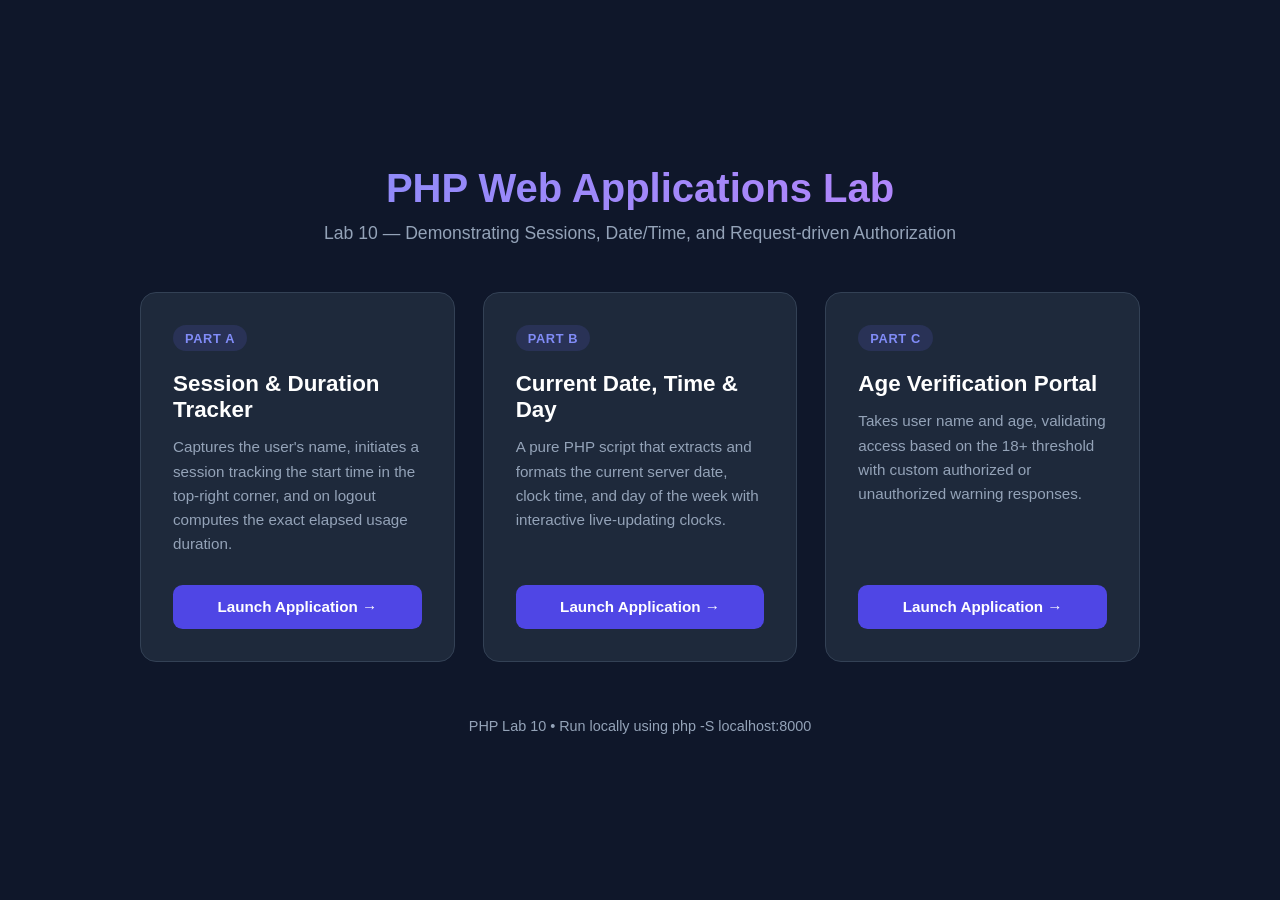
<file: index.html>
<!DOCTYPE html>
<html lang="en">
<head>
    <meta charset="UTF-8">
    <meta name="viewport" content="width=device-width, initial-scale=1.0">
    <title>Lab 10: PHP Web Applications</title>
    <style>
        :root {
            --primary: #4f46e5;
            --primary-hover: #4338ca;
            --bg: #0f172a;
            --card-bg: #1e293b;
            --card-border: #334155;
            --text-main: #f8fafc;
            --text-muted: #94a3b8;
        }

        * {
            margin: 0;
            padding: 0;
            box-sizing: border-box;
            font-family: -apple-system, BlinkMacSystemFont, "Segoe UI", Roboto, "Helvetica Neue", Arial, sans-serif;
        }

        body {
            background-color: var(--bg);
            color: var(--text-main);
            min-height: 100vh;
            display: flex;
            flex-direction: column;
            align-items: center;
            justify-content: center;
            padding: 2rem 1rem;
        }

        .container {
            max-width: 1000px;
            width: 100%;
        }

        header {
            text-align: center;
            margin-bottom: 3rem;
        }

        header h1 {
            font-size: 2.5rem;
            font-weight: 800;
            background: linear-gradient(135deg, #818cf8 0%, #c084fc 100%);
            -webkit-background-clip: text;
            -webkit-text-fill-color: transparent;
            margin-bottom: 0.75rem;
        }

        header p {
            color: var(--text-muted);
            font-size: 1.1rem;
        }

        .grid {
            display: grid;
            grid-template-columns: repeat(auto-fit, minmax(290px, 1fr));
            gap: 1.75rem;
        }

        .app-card {
            background-color: var(--card-bg);
            border: 1px solid var(--card-border);
            border-radius: 1rem;
            padding: 2rem;
            display: flex;
            flex-direction: column;
            justify-content: space-between;
            transition: transform 0.25s ease, border-color 0.25s ease, box-shadow 0.25s ease;
        }

        .app-card:hover {
            transform: translateY(-5px);
            border-color: #6366f1;
            box-shadow: 0 12px 30px -10px rgba(99, 102, 241, 0.3);
        }

        .badge {
            display: inline-block;
            background-color: rgba(99, 102, 241, 0.15);
            color: #818cf8;
            font-size: 0.8rem;
            font-weight: 700;
            text-transform: uppercase;
            letter-spacing: 0.05em;
            padding: 0.35rem 0.75rem;
            border-radius: 9999px;
            margin-bottom: 1.25rem;
            align-self: flex-start;
        }

        .app-card h2 {
            font-size: 1.4rem;
            font-weight: 700;
            margin-bottom: 0.75rem;
            color: #fff;
        }

        .app-card p {
            color: var(--text-muted);
            font-size: 0.95rem;
            line-height: 1.6;
            margin-bottom: 1.75rem;
            flex-grow: 1;
        }

        .btn {
            display: inline-flex;
            align-items: center;
            justify-content: center;
            gap: 0.5rem;
            background-color: var(--primary);
            color: #fff;
            text-decoration: none;
            padding: 0.85rem 1.5rem;
            border-radius: 0.6rem;
            font-weight: 600;
            font-size: 0.95rem;
            transition: background-color 0.2s ease, transform 0.1s ease;
        }

        .btn:hover {
            background-color: var(--primary-hover);
        }

        .btn:active {
            transform: scale(0.98);
        }

        footer {
            margin-top: 3.5rem;
            text-align: center;
            color: var(--text-muted);
            font-size: 0.9rem;
        }
    </style>
</head>
<body>
    <div class="container">
        <header>
            <h1>PHP Web Applications Lab</h1>
            <p>Lab 10 — Demonstrating Sessions, Date/Time, and Request-driven Authorization</p>
        </header>

        <div class="grid">
            <!-- Part A -->
            <div class="app-card">
                <div>
                    <span class="badge">Part A</span>
                    <h2>Session & Duration Tracker</h2>
                    <p>Captures the user's name, initiates a session tracking the start time in the top-right corner, and on logout computes the exact elapsed usage duration.</p>
                </div>
                <a href="part_a/index.html" class="btn">Launch Application &rarr;</a>
            </div>

            <!-- Part B -->
            <div class="app-card">
                <div>
                    <span class="badge">Part B</span>
                    <h2>Current Date, Time & Day</h2>
                    <p>A pure PHP script that extracts and formats the current server date, clock time, and day of the week with interactive live-updating clocks.</p>
                </div>
                <a href="part_b/index.php" class="btn">Launch Application &rarr;</a>
            </div>

            <!-- Part C -->
            <div class="app-card">
                <div>
                    <span class="badge">Part C</span>
                    <h2>Age Verification Portal</h2>
                    <p>Takes user name and age, validating access based on the 18+ threshold with custom authorized or unauthorized warning responses.</p>
                </div>
                <a href="part_c/index.html" class="btn">Launch Application &rarr;</a>
            </div>
        </div>

        <footer>
            <p>PHP Lab 10 &bull; Run locally using <code>php -S localhost:8000</code></p>
        </footer>
    </div>
</body>
</html>
</file>
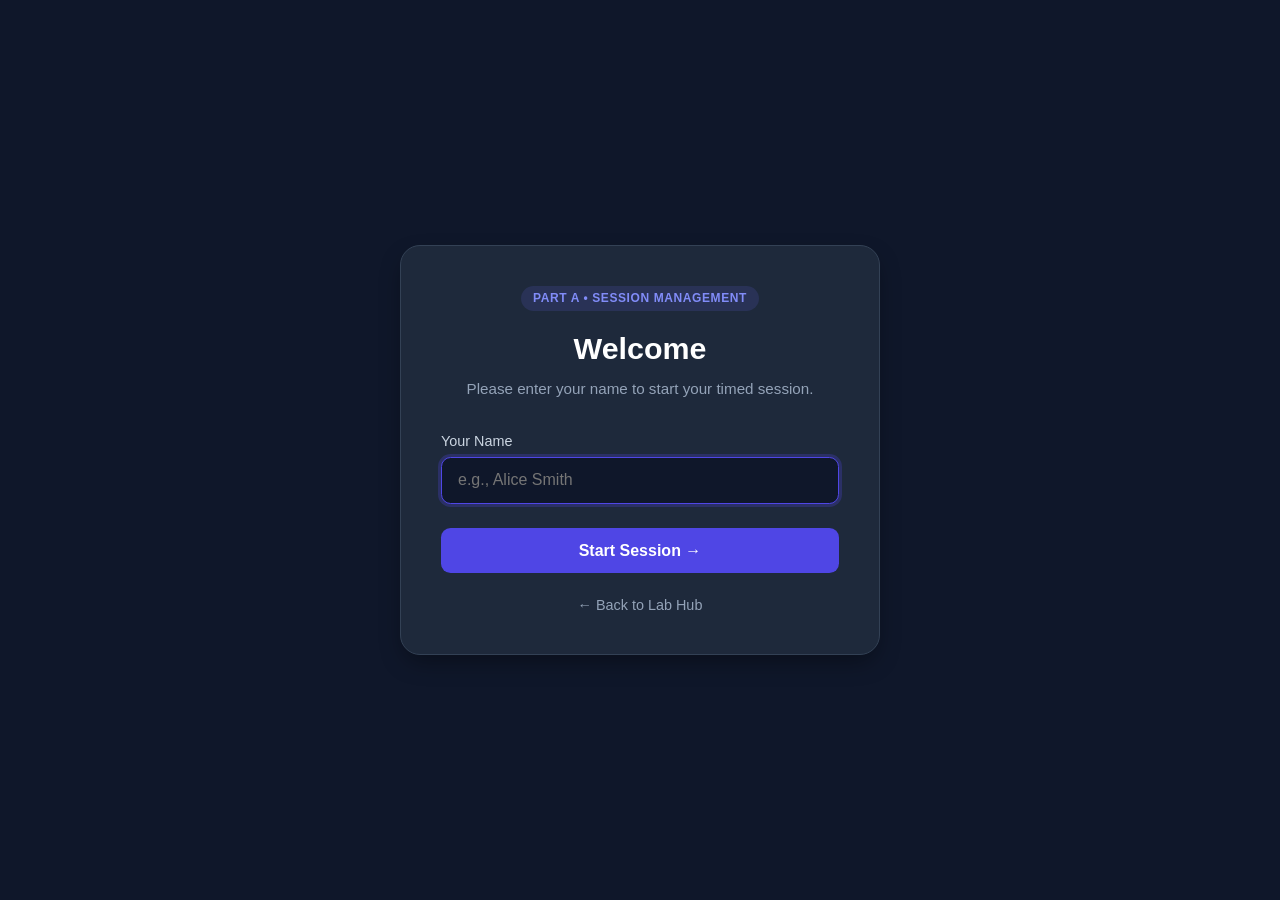
<file: part_a/index.html>
<!DOCTYPE html>
<html lang="en">
<head>
    <meta charset="UTF-8">
    <meta name="viewport" content="width=device-width, initial-scale=1.0">
    <title>Part A: Enter Name - Session Tracker</title>
    <link rel="stylesheet" href="style.css">
</head>
<body>
    <div class="card">
        <span class="badge">Part A &bull; Session Management</span>
        <h1>Welcome</h1>
        <p class="subtitle">Please enter your name to start your timed session.</p>

        <form action="hello.php" method="POST">
            <div class="form-group">
                <label for="name">Your Name</label>
                <input 
                    type="text" 
                    id="name" 
                    name="name" 
                    placeholder="e.g., Alice Smith" 
                    required 
                    autocomplete="name"
                    autofocus
                >
            </div>
            <button type="submit" class="btn">Start Session &rarr;</button>
        </form>

        <a href="../index.html" class="back-link">&larr; Back to Lab Hub</a>
    </div>
</body>
</html>
</file>
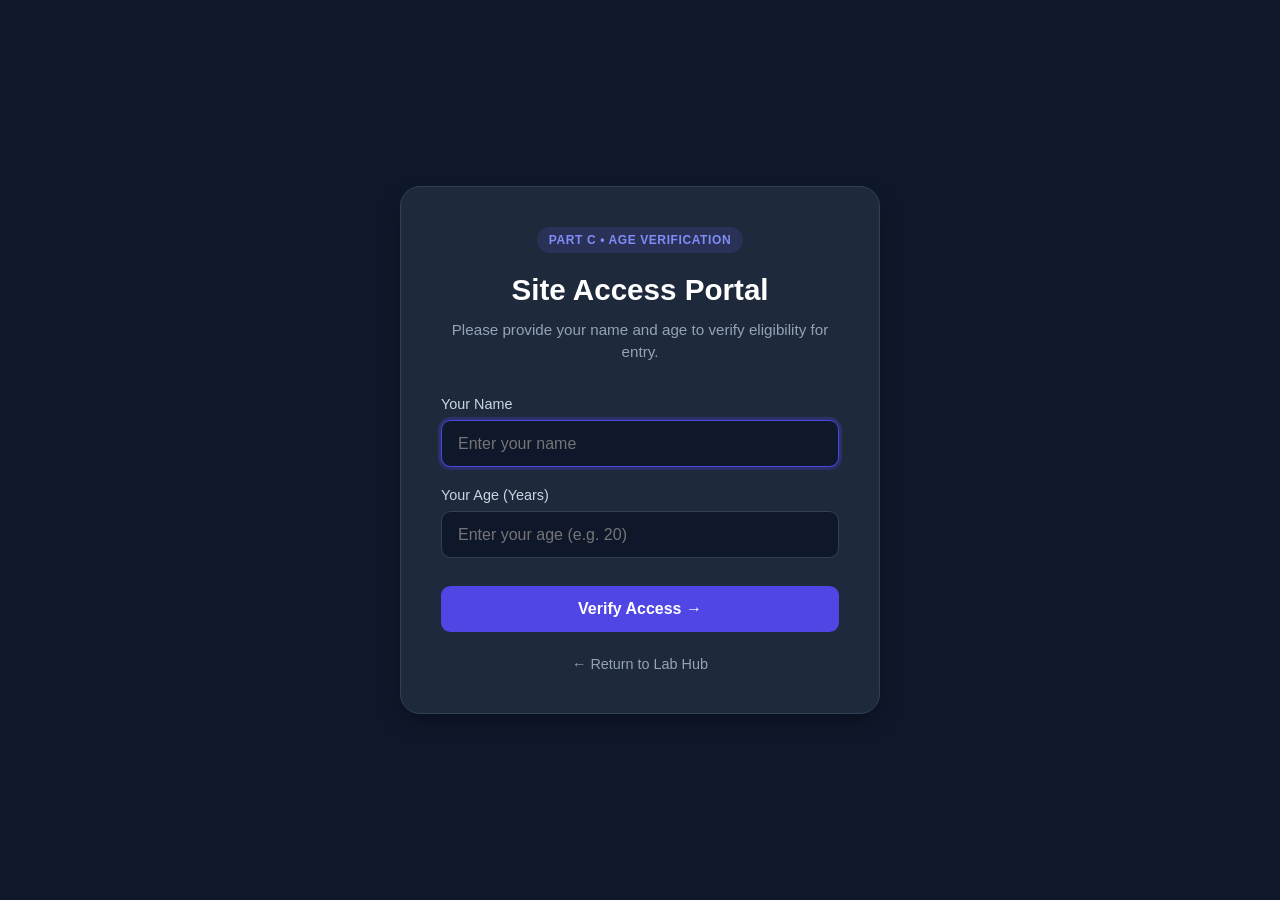
<file: part_c/index.html>
<!DOCTYPE html>
<html lang="en">
<head>
    <meta charset="UTF-8">
    <meta name="viewport" content="width=device-width, initial-scale=1.0">
    <title>Part C: Age Verification</title>
    <link rel="stylesheet" href="style.css">
</head>
<body>
    <div class="card">
        <span class="badge">Part C &bull; Age Verification</span>
        <h1>Site Access Portal</h1>
        <p class="subtitle">Please provide your name and age to verify eligibility for entry.</p>

        <form action="verify.php" method="POST">
            <div class="form-group">
                <label for="name">Your Name</label>
                <input 
                    type="text" 
                    id="name" 
                    name="name" 
                    placeholder="Enter your name" 
                    required 
                    autocomplete="name"
                    autofocus
                >
            </div>

            <div class="form-group">
                <label for="age">Your Age (Years)</label>
                <input 
                    type="number" 
                    id="age" 
                    name="age" 
                    min="1" 
                    max="125" 
                    placeholder="Enter your age (e.g. 20)" 
                    required
                >
            </div>

            <button type="submit" class="btn">Verify Access &rarr;</button>
        </form>

        <a href="../index.html" class="back-link">&larr; Return to Lab Hub</a>
    </div>
</body>
</html>
</file>
<file: part_a/style.css>
:root {
    --primary: #4f46e5;
    --primary-hover: #4338ca;
    --danger: #ef4444;
    --danger-hover: #dc2626;
    --bg: #0f172a;
    --card-bg: #1e293b;
    --card-border: #334155;
    --text-main: #f8fafc;
    --text-muted: #94a3b8;
    --accent: #38bdf8;
    --success: #10b981;
}

* {
    margin: 0;
    padding: 0;
    box-sizing: border-box;
    font-family: -apple-system, BlinkMacSystemFont, "Segoe UI", Roboto, "Helvetica Neue", Arial, sans-serif;
}

body {
    background-color: var(--bg);
    color: var(--text-main);
    min-height: 100vh;
    display: flex;
    flex-direction: column;
    align-items: center;
    justify-content: center;
    padding: 1.5rem;
    position: relative;
}

/* Top right corner start-time badge as required */
.start-time-badge {
    position: absolute;
    top: 1.5rem;
    right: 1.5rem;
    background: rgba(30, 41, 59, 0.95);
    border: 1px solid #6366f1;
    box-shadow: 0 4px 15px rgba(99, 102, 241, 0.2);
    border-radius: 0.6rem;
    padding: 0.65rem 1.1rem;
    display: flex;
    align-items: center;
    gap: 0.5rem;
    font-size: 0.9rem;
    backdrop-filter: blur(8px);
    z-index: 100;
}

.start-time-badge .label {
    color: var(--text-muted);
    font-weight: 500;
}

.start-time-badge .time {
    color: #818cf8;
    font-weight: 700;
    font-family: monospace;
    font-size: 0.95rem;
}

.card {
    background-color: var(--card-bg);
    border: 1px solid var(--card-border);
    border-radius: 1.25rem;
    padding: 2.5rem;
    max-width: 480px;
    width: 100%;
    text-align: center;
    box-shadow: 0 10px 25px -5px rgba(0, 0, 0, 0.4);
}

.badge {
    display: inline-block;
    background-color: rgba(99, 102, 241, 0.15);
    color: #818cf8;
    font-size: 0.75rem;
    font-weight: 700;
    text-transform: uppercase;
    letter-spacing: 0.05em;
    padding: 0.35rem 0.75rem;
    border-radius: 9999px;
    margin-bottom: 1.25rem;
}

h1 {
    font-size: 1.9rem;
    font-weight: 700;
    margin-bottom: 0.75rem;
    color: #fff;
}

.highlight {
    color: #38bdf8;
    word-break: break-word;
}

p.subtitle {
    color: var(--text-muted);
    font-size: 0.95rem;
    line-height: 1.5;
    margin-bottom: 2rem;
}

.form-group {
    text-align: left;
    margin-bottom: 1.5rem;
}

label {
    display: block;
    margin-bottom: 0.5rem;
    font-size: 0.9rem;
    font-weight: 500;
    color: #cbd5e1;
}

input[type="text"] {
    width: 100%;
    padding: 0.85rem 1rem;
    background-color: #0f172a;
    border: 1px solid var(--card-border);
    border-radius: 0.6rem;
    color: #fff;
    font-size: 1rem;
    transition: border-color 0.2s, box-shadow 0.2s;
}

input[type="text"]:focus {
    outline: none;
    border-color: var(--primary);
    box-shadow: 0 0 0 3px rgba(79, 70, 229, 0.25);
}

.btn {
    display: inline-flex;
    align-items: center;
    justify-content: center;
    width: 100%;
    padding: 0.85rem 1.5rem;
    background-color: var(--primary);
    color: #fff;
    border: none;
    border-radius: 0.6rem;
    font-size: 1rem;
    font-weight: 600;
    cursor: pointer;
    text-decoration: none;
    transition: background-color 0.2s, transform 0.1s;
}

.btn:hover {
    background-color: var(--primary-hover);
}

.btn:active {
    transform: scale(0.98);
}

.logout-btn {
    display: inline-flex;
    align-items: center;
    justify-content: center;
    padding: 0.85rem 2rem;
    background-color: var(--danger);
    color: #fff;
    border: none;
    border-radius: 0.6rem;
    font-size: 1rem;
    font-weight: 600;
    cursor: pointer;
    transition: background-color 0.2s, transform 0.1s;
}

.logout-btn:hover {
    background-color: var(--danger-hover);
}

.logout-btn:active {
    transform: scale(0.98);
}

.duration-box {
    background-color: rgba(15, 23, 42, 0.7);
    border: 1px solid var(--card-border);
    border-radius: 0.8rem;
    padding: 1.5rem;
    margin: 1.75rem 0;
}

.duration-label {
    font-size: 0.85rem;
    color: var(--text-muted);
    text-transform: uppercase;
    letter-spacing: 0.05em;
    margin-bottom: 0.5rem;
}

.duration-val {
    font-size: 1.6rem;
    font-weight: 700;
    color: var(--success);
    margin-bottom: 0.25rem;
}

.duration-sub {
    font-size: 0.85rem;
    color: var(--text-muted);
    font-family: monospace;
}

.icon-wrapper {
    width: 64px;
    height: 64px;
    border-radius: 50%;
    display: flex;
    align-items: center;
    justify-content: center;
    margin: 0 auto 1.5rem;
    font-size: 2rem;
}

.icon-wrapper.success {
    background-color: rgba(16, 185, 129, 0.15);
    color: var(--success);
}

.back-link {
    display: inline-block;
    margin-top: 1.5rem;
    color: var(--text-muted);
    text-decoration: none;
    font-size: 0.9rem;
    transition: color 0.2s;
}

.back-link:hover {
    color: #fff;
}
</file>
<file: part_c/style.css>
:root {
    --primary: #4f46e5;
    --primary-hover: #4338ca;
    --danger: #ef4444;
    --danger-bg: rgba(239, 68, 68, 0.12);
    --danger-border: rgba(239, 68, 68, 0.35);
    --success: #10b981;
    --success-bg: rgba(16, 185, 129, 0.12);
    --success-border: rgba(16, 185, 129, 0.35);
    --bg: #0f172a;
    --card-bg: #1e293b;
    --card-border: #334155;
    --text-main: #f8fafc;
    --text-muted: #94a3b8;
}

* {
    margin: 0;
    padding: 0;
    box-sizing: border-box;
    font-family: -apple-system, BlinkMacSystemFont, "Segoe UI", Roboto, "Helvetica Neue", Arial, sans-serif;
}

body {
    background-color: var(--bg);
    color: var(--text-main);
    min-height: 100vh;
    display: flex;
    flex-direction: column;
    align-items: center;
    justify-content: center;
    padding: 1.5rem;
}

.card {
    background-color: var(--card-bg);
    border: 1px solid var(--card-border);
    border-radius: 1.25rem;
    padding: 2.5rem;
    max-width: 480px;
    width: 100%;
    text-align: center;
    box-shadow: 0 10px 25px -5px rgba(0, 0, 0, 0.4);
}

.badge {
    display: inline-block;
    background-color: rgba(99, 102, 241, 0.15);
    color: #818cf8;
    font-size: 0.75rem;
    font-weight: 700;
    text-transform: uppercase;
    letter-spacing: 0.05em;
    padding: 0.35rem 0.75rem;
    border-radius: 9999px;
    margin-bottom: 1.25rem;
}

h1 {
    font-size: 1.85rem;
    font-weight: 700;
    margin-bottom: 0.75rem;
    color: #fff;
}

p.subtitle {
    color: var(--text-muted);
    font-size: 0.95rem;
    line-height: 1.5;
    margin-bottom: 2rem;
}

.form-group {
    text-align: left;
    margin-bottom: 1.25rem;
}

label {
    display: block;
    margin-bottom: 0.5rem;
    font-size: 0.9rem;
    font-weight: 500;
    color: #cbd5e1;
}

input[type="text"],
input[type="number"] {
    width: 100%;
    padding: 0.85rem 1rem;
    background-color: #0f172a;
    border: 1px solid var(--card-border);
    border-radius: 0.6rem;
    color: #fff;
    font-size: 1rem;
    transition: border-color 0.2s, box-shadow 0.2s;
}

input[type="text"]:focus,
input[type="number"]:focus {
    outline: none;
    border-color: var(--primary);
    box-shadow: 0 0 0 3px rgba(79, 70, 229, 0.25);
}

.btn {
    display: inline-flex;
    align-items: center;
    justify-content: center;
    width: 100%;
    padding: 0.85rem 1.5rem;
    background-color: var(--primary);
    color: #fff;
    border: none;
    border-radius: 0.6rem;
    font-size: 1rem;
    font-weight: 600;
    cursor: pointer;
    text-decoration: none;
    margin-top: 0.5rem;
    transition: background-color 0.2s, transform 0.1s;
}

.btn:hover {
    background-color: var(--primary-hover);
}

.btn:active {
    transform: scale(0.98);
}

/* Result status banners */
.status-icon {
    width: 72px;
    height: 72px;
    border-radius: 50%;
    display: flex;
    align-items: center;
    justify-content: center;
    margin: 0 auto 1.5rem;
    font-size: 2.2rem;
}

.status-box {
    border-radius: 0.85rem;
    padding: 1.5rem;
    margin: 1.75rem 0;
    text-align: center;
}

.status-box.unauthorized {
    background-color: var(--danger-bg);
    border: 1px solid var(--danger-border);
}

.status-box.authorized {
    background-color: var(--success-bg);
    border: 1px solid var(--success-border);
}

.status-icon.unauthorized {
    background-color: rgba(239, 68, 68, 0.2);
    color: var(--danger);
}

.status-icon.authorized {
    background-color: rgba(16, 185, 129, 0.2);
    color: var(--success);
}

.message-text {
    font-size: 1.35rem;
    font-weight: 700;
    line-height: 1.4;
    margin-bottom: 0.5rem;
}

.status-box.unauthorized .message-text {
    color: #fca5a5;
}

.status-box.authorized .message-text {
    color: #86efac;
}

.detail-text {
    font-size: 0.9rem;
    color: var(--text-muted);
}

.back-link {
    display: inline-block;
    margin-top: 1.5rem;
    color: var(--text-muted);
    text-decoration: none;
    font-size: 0.9rem;
    transition: color 0.2s;
}

.back-link:hover {
    color: #fff;
}
</file>
